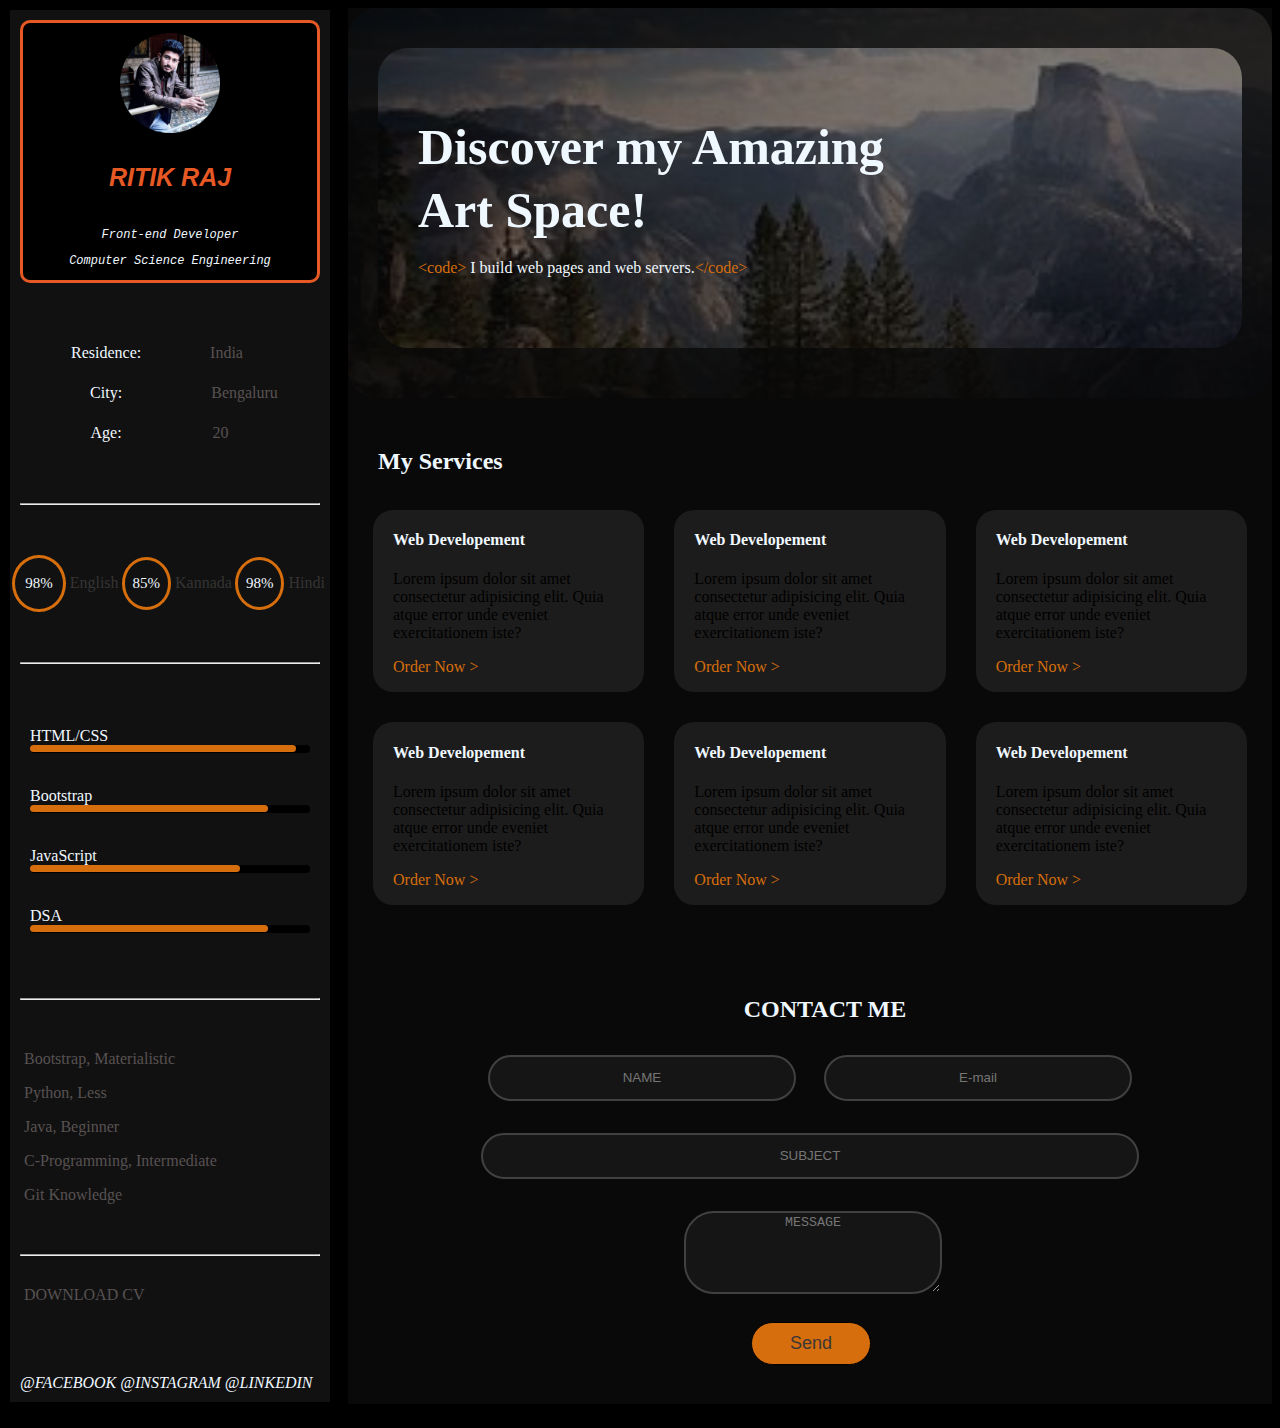
<file: ResumeWeb.github.io-main/ResumeWeb.github.io-main/index.html>
<!DOCTYPE html>
<html lang="en">
<head>
    <meta charset="UTF-8">
    <meta name="viewport" content="width=device-width, initial-scale=1.0">
    <title>Resume(rira)</title>
    <link rel="stylesheet" href="style.css">
</head>
<body>
    <div class="container">
        <div class="aside">
            <div class="head">
                <img class="proimg" src="resimg3.png" alt="myimg">
                <h2>RITIK RAJ</h2>
                <p>Front-end Developer</p>
                <p>Computer Science Engineering</p>
            </div>
            <!-- ====== Content Start ====== -->
            <div class="content">
                <table cellspacing="20px" >
                    <tr>
                        <td>Residence:</td>
                        <td class="textcolor">&nbsp;&nbsp;&nbsp;India</td>
                    </tr>
                    <tr>
                        <td>City:</td>
                        <td class="textcolor">&nbsp;&nbsp;&nbsp;&nbsp;&nbsp;&nbsp;&nbsp;&nbsp;&nbsp;&nbsp;&nbsp;&nbsp;Bengaluru</td>
                    </tr>
                    <tr>
                        <td>Age:</td>
                        <td class="textcolor">20</td>
                    </tr>
                </table>
            </div>
            <hr>
            <div class="c2">
                <div  id="c21">
                    <p>98%</p>
                </div>
                <p class="cp">&nbsp;English</p>
                <div  id="c22">
                    <p>85%</p>
                </div>
                <p class="cp">&nbsp;Kannada</p>
                <div  id="c23">
                    <p>98%</p>
                </div>
                <p class="cp">&nbsp;Hindi</p>
            </div>
            <hr>
            <div class="c3">
                <div class="bars">
                    <div class="bar">
                        <p class="p1">HTML/CSS</p>
                        <span></span>
                    </div>
                    <br><br>
                    <div class="bar">
                        <p class="p1">Bootstrap</p>
                        <div class="span1"></div>
                    </div>
                    <br><br>
                    <div class="bar">
                        <p class="p1">JavaScript</p>
                        <div class="span2"></div>
                    </div>
                    <br><br>
                    <div class="bar">
                        <p class="p1">DSA</p>
                        <div class="span3"></div>
                    </div>
                </div>
            </div>
            <hr>
            <div class="c4">
                <p class="textcolor">&nbsp;Bootstrap, Materialistic</p>
                <p class="textcolor">&nbsp;Python, Less</p> 
                <p class="textcolor">&nbsp;Java, Beginner</p>
                <p class="textcolor">&nbsp;C-Programming, Intermediate</p> 
                <p class="textcolor">&nbsp;Git Knowledge</p>
            </div>
            <hr>
            <p class="download">&nbsp;DOWNLOAD CV</p>
            <div class="social">
            <a class="link1" href="https://www.facebook.com/profile.php?id=100014602060673&mibextid=ZbWKwL">@FACEBOOK</a>&nbsp;<a class="link1" href=" https://instagram.com/rira_insta?igshid=MzNlNGNkZWQ4Mg==">@INSTAGRAM</a>&nbsp;<a class="link1" href="www.linkedin.com/in/ritik-raj-41b5a5234">@LINKEDIN</a>
            </div>
        </div>
        <!---- ==== Content End ==== ---->
        <!---- ==== Main Start ==== ---->
        <div class="main">
            <div class="first">
                <div class="first1">
                   
                </div>
                <div class="first2">

                </div>
                <div class="first3">
                    <h1>Discover my Amazing</h1>
                    <h1>Art Space!</h1>
                    <p><span class="span">&lt;code&gt;</span> I build web pages and web servers.<span class="span">&lt;/code&gt;</span></p>
                </div>
            </div>
                             <!-- ==== Services Start ==== -->
            <div class="second">
                <h2>My Services</h2>
                <div class="service">
                    <div class="s1">
                        <h4>Web Developement</h4>
                        <p>Lorem ipsum dolor sit amet consectetur adipisicing elit. Quia atque error unde eveniet exercitationem iste?</p>
                        <p class="order">Order Now ></p>
                    </div>
                    <div class="s2">
                        <h4>Web Developement</h4>
                        <p>Lorem ipsum dolor sit amet consectetur adipisicing elit. Quia atque error unde eveniet exercitationem iste?</p>
                        <p class="order">Order Now ></p>
                    </div>
                    <div class="s3">
                        <h4>Web Developement</h4>
                        <p>Lorem ipsum dolor sit amet consectetur adipisicing elit. Quia atque error unde eveniet exercitationem iste?</p>
                        <p class="order">Order Now ></p>
                    </div>
                    <div class="s4">
                        <h4>Web Developement</h4>
                        <p>Lorem ipsum dolor sit amet consectetur adipisicing elit. Quia atque error unde eveniet exercitationem iste?</p>
                        <p class="order">Order Now ></p>
                    </div>
                    <div class="s5">
                        <h4>Web Developement</h4>
                        <p>Lorem ipsum dolor sit amet consectetur adipisicing elit. Quia atque error unde eveniet exercitationem iste?</p>
                        <p class="order">Order Now ></p>
                    </div>
                    <div class="s6">
                        <h4>Web Developement</h4>
                        <p>Lorem ipsum dolor sit amet consectetur adipisicing elit. Quia atque error unde eveniet exercitationem iste?</p>
                        <p class="order">Order Now ></p>  
                    </div>
                </div>
            </div>
              <!-- ==== Services End ==== -->
              <br><br>
                <!-- ==== Footer Start ==== -->
                <div class="foot">
                    <h2>CONTACT ME</h2>
                    <form action="mailto:rajritik1403@gmail.com">
                        <input class="form" type="text" placeholder="NAME" required>
                        <input class="form" type="email" placeholder="E-mail" required>
                        <br>
                        <input class="form" id="subject" type="text" placeholder="SUBJECT">
                        <br>
                        <textarea class="mess" cols="21" rows="5" placeholder="MESSAGE" required></textarea>
                        <button class="btn" type="submit">Send</button>
                        <br><br>
                    </form>
              </div>
              <!-- ==== Footer End ==== -->
        </div>
              <!-- ==== Main End ==== -->
</body>
</html>
</file>
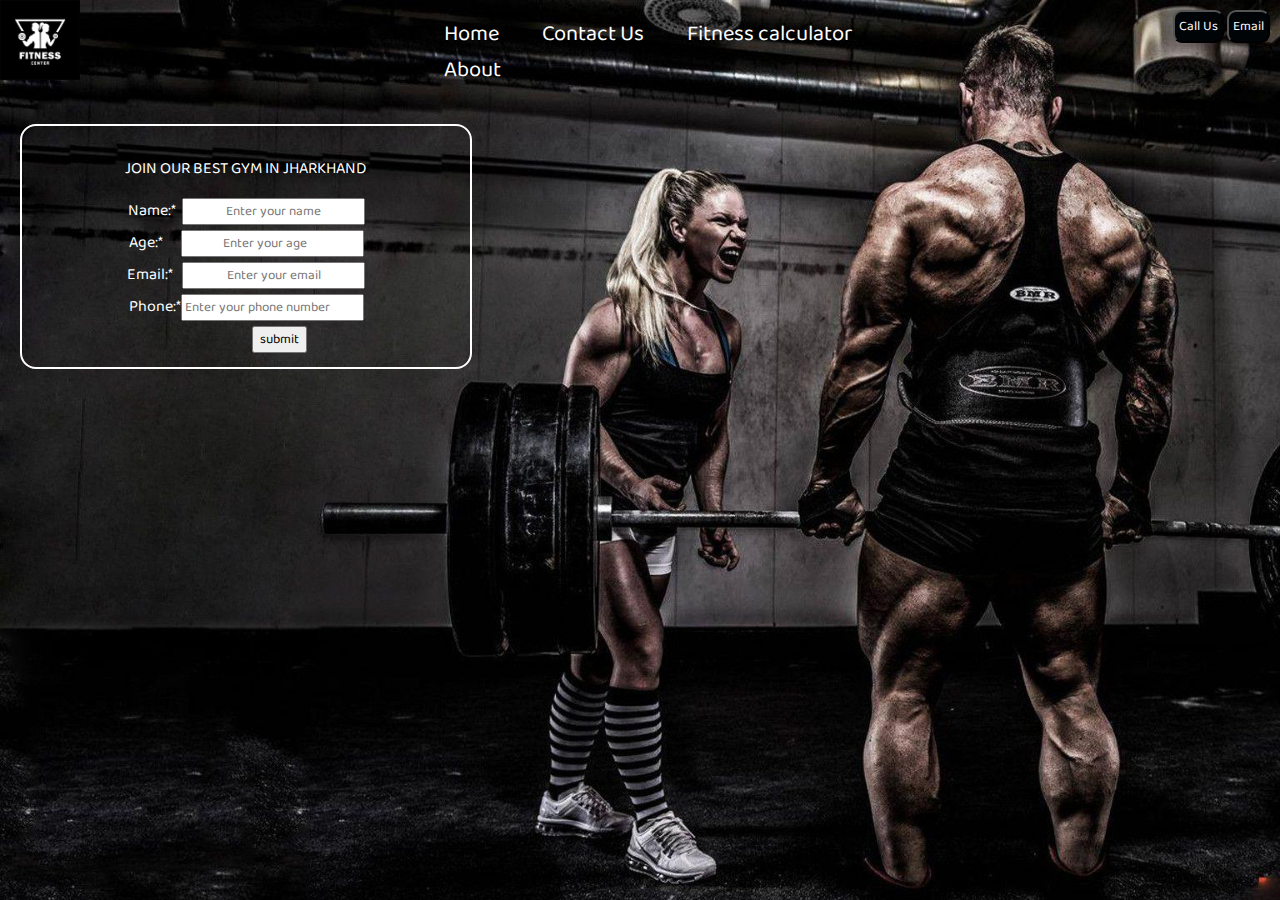
<file: Creating a gym website using html,css/project_one.html>
<!DOCTYPE html>
<html lang="en">
<head>
    <meta charset="UTF-8">
    <meta http-equiv="X-UA-Compatible" content="IE=edge">
    <meta name="viewport" content="width=device-width, initial-scale=1.0">
    <title>Pratyush Fitness Club</title>
    <link href="https://fonts.googleapis.com/css2?family=Baloo+Bhai+2:wght@600&family=Signika+Negative&display=swap" rel="stylesheet">
</head>
<style>
    *{
        font-family:'Baloo Bhai 2', cursive;
    }
    body
    {
        margin:0px;
        padding:0px;
        background: url('images/wp4299998-training-wallpapers.jpg');
        background-repeat:none;
        background-size: 1600px;
    }
    .left img
    {
        width:80px;
        margin:0px;
        filter:invert(100%);
        
    }
    .left
    {
        background-color: black;
        line-height: 0px;
        display:inline-block;
        position: absolute;
        top:0px;

    }
    .right
    {
        /*Here we used position absolute because we want border across the written word only and we have to move it to right*/
        position: absolute;
        right:10px;
        top:10px;
        display:inline-block;

    }
    .mid
    {
        display:block;
        width: 40%;
        margin: 15px auto ;
    }
    .navbar li
    {
        display: inline-block;
    }
    .navbar li a
    {
        color:white;
        text-decoration: none;
        padding:20px;
        font-size: 22px;
        cursor: pointer;
    }
    .navbar li a:hover,.navbar ul a:active
    {
        color:rgb(102, 99, 105);
    }
    .btn
    {

        color:white;
        margin-top:0px;
        background-color: rgb(1, 4, 7);
        padding: 4px;
        border-radius: 9px;
    }
    .btn:hover
    {
        color: rgb(126, 138, 142);
        cursor: pointer;
    }
    .container{
        display: inline-block;
        color: white;
        border:2px solid white;
        margin: 20px 20px;
        padding: 14px 100px;
        border-radius: 16px;
    }
    .form-group
    {
        margin: 5px;
        text-align: center;
    }
    .third,.second,.first
    {
        text-align: center;
    }
    .fifth
    {
        margin-left:130px;
    }

</style>
<body>
    <header class="header">
        <!-- right box for buttons -->
        <div class="right">
            <button class="btn">Call Us</button>
            <button class="btn">Email</button>
            
        </div>
        <!-- mid box for navigation bar -->
        <div class="mid">
            <ul class="navbar">
                <li><a href="" target="_blank">Home</a></li>
                <li><a href="" target="_blank">Contact Us</a></li>
                <li><a href="" target="_blank">Fitness calculator</a></li>
                <li><a href="" target="_blank">About</a></li>
            </ul>


        </div>
        <!-- left box for logo -->
        <div class="left">
            <img src="images/latest logo.jpg" alt="This is an image">

        </div>
        <div class="container">
            <p class="para">&nbsp;JOIN OUR BEST GYM IN JHARKHAND</p>
                <form action="noaction.php">
                    <div class="form-group">
                        Name:* &nbsp;<input type="text" name="enter your name"
                        class="first" placeholder="Enter your name" required>
                    </div>
                    <div class="form-group">
                        Age:*&nbsp;&nbsp;&nbsp;&nbsp;&nbsp;&nbsp;<input type="number" name="enter your name"
                        class="second" placeholder="Enter your age" required>
                    </div>
                    <div class="form-group">
                        Email:*&nbsp;&nbsp;&nbsp;<input type="email" name="enter your name" class="third"placeholder="Enter your email" required>
                    </div>
                    <div class="form-group"class="hey">
                        Phone:*<input type="text" name="phone no" placeholder="Enter your phone number" required>
                    </div>
                    <input type="submit" value="submit" class="fifth">
                </form>
            </div>
        </div>
    </header>
  </body>
</html>
</file>
<file: ResumeWeb.github.io-main/ResumeWeb.github.io-main/style.css>
hr
{
    color: aliceblue;
}
body
{
    background-color: black;
}
.container
{
    margin: 0%;
    display: grid;
    grid-gap: 1rem;
    grid-template-areas: 
    'aside main main main main'
    'footer footer footer footer footer';
}
.aside
{
    margin: 2px;
    grid-area: aside;
    background-color: #111111;
    width: 300px;
    padding: 10px;
    height: auto;
}
.proimg
{
    width: 100px;
    margin-top: 10px;
}
.head
{
    color: aliceblue;
    background-color: rgb(0, 0, 0);
    text-align: center;
    align-items: center;
    font-size: 12px;
    font-style: italic;
    font-family: 'Courier New', Courier, monospace;
    border: solid 3px rgb(230, 89, 37);
    border-radius: 10px;
}
.container .aside .head h2
{
    color: rgb(230, 89, 37);
    font-family: Verdana, Geneva, Tahoma, sans-serif;
    font-size: 25px;
    position: relative;
    right: 15px;
    bottom: 15px;
    font-style: italic;
}
.content
{
    color: aliceblue;
    text-align: center;
    align-items: center;
    padding-top: 10px;
    padding-bottom: 10px;
    margin: 30px;
}
.main
{
    grid-area: main;
    background-color:  rgb(10, 9, 9);
    margin: 0%;
    padding-bottom: 30px;
    height: auto;
}
.c2
{
    display: flex;
    align-items: center;
    justify-content: center;
    padding: auto;
    margin-top: 30px;
    margin: 50px 0;
}
#c21 
{
    border: 3px solid rgb(214, 110, 13);
    border-radius: 50%;
    padding: 2px 10px;
    margin: auto;
    color: aliceblue;
    font-size: 15px;
    font-weight: 400;
}
#c22 
{
    border: 3px solid rgb(214, 110, 13);
    border-radius: 50%;
    margin: auto;
    padding: 0px 8px;
    color: aliceblue;
    font-size: 15px;
    font-weight: 400;
}
#c23 
{
    border: 3px solid rgb(214, 110, 13);
    border-radius: 50%;
    margin: auto;
    padding: 0px 8px;
    color: aliceblue;
    font-size: 15px;
    font-weight: 400;
}
.c3
{
    padding: 10px;
    color: aliceblue;
    margin: 55px 0;
}
.c3 .bars .bar  
{
    display: block;
    width: 100%;
    height: 8px;
    background-color: black;
    border-radius: 30px;
    position: relative;
}
.c3 span
{
    position: absolute;
    content: " ";
    width: 95%;
    height: 7px;
    top: 0;
    background-color:  rgb(214, 110, 13);
    border-radius: 40px;
}
.c3 .span1
{
    position: absolute;
    content: " ";
    width: 85%;
    height: 7px;
    top: 0;
    background-color:  rgb(214, 110, 13);
    border-radius: 40px; 
}
.c3 .span2
{
    position: absolute;
    content: " ";
    width: 75%;
    height: 7px;
    top: 0;
    background-color:  rgb(214, 110, 13);
    border-radius: 40px; 
}
.c3 .span3
{
    position: absolute;
    content: " ";
    width: 85%;
    height: 7px;
    top: 0;
    background-color:  rgb(214, 110, 13);
    border-radius: 40px; 
}
.p1
{
    position: relative;
    bottom: 18px;
}
.c4
{
    margin: 50px 0;
}
.textcolor
{
    color: rgb(88, 82, 82);
}
.download
{
    color: rgb(88, 82, 82);
    margin-top: 30px;
}
/* ---- ====== Head start ===== ----*/
.first
{
    width: auto;
    height: 400px;
}
.first1
{
    background-image: url('resimg1.jpg');
    background-repeat: no-repeat;
    background-position: center;
    background-size:cover;
    border-radius: 30px;    
    height: 390px;
    width: auto;
    opacity: 0.1;
    position: relative;
}
.first2
{
    background-image: url('resimg2.jpg');
    background-repeat: no-repeat;
    background-position: center;
    background-size:cover;
    border-radius: 30px;
    width: auto;
    height: 300px;
    position: relative;
    bottom: 350px;
    opacity: 0.4;
    margin: 0 30px 0 30px;
}
.first3
{
    position: relative;
    bottom: 600px;
    left: 70px;
    color: aliceblue;

}
.container .main .first .first3 h1
{
    font-size: 50px;
    line-height: 30px;
}
.span
{
    color:  rgb(214, 110, 13);
}
/* ----Head end----*/
/*   ==== services ====    */
.order
{
    color: rgb(214, 110, 13);
}
h2
{
    color: aliceblue;
    padding-left: 30px;
    padding-top: 20px;
}
h4
{
    color: aliceblue;
}
.service
{
    display: grid;
    grid-template-areas: 
    's1 s2 s3'
    's4 s5 s6';
    background-color: rgb(10, 9, 9);
    padding: 0 10px;
}
.s1 ,.s2,.s3,.s4,.s5,.s6
{
    background-color: rgb(29, 28, 28);
    margin: 15px;
    border-radius: 20px;
    padding: 0 20px;
}
/* footer start */
.foot
{
    width: auto;
    height: auto;
    position: relative;
    align-items: center;
    text-align: center;
}
.form
{
    border-radius: 30px;
    height: 40px;
    width: 300px;
    margin: 12px;
    background-color:rgb(22, 21, 21);
    text-align: center;
    font-weight: 500;
    border: 2px solid rgb(66, 65, 65);
}
#subject
{
    width: 650px;
    margin: 20px 0;
}
.mess
{
    border-radius: 30px;
    margin: 12px 0 50px;
    width: 250px;
    background-color:rgb(22, 21, 21);
    text-align: center;
    font-weight: 500;    
    border: 2px solid rgb(66, 65, 65);
    margin-bottom: 30px;
    position: relative;
    left: 65px;
}
.btn
{
    border: 1px solid black;
    border-radius: 35px;
    background-color:  rgb(214, 110, 13);
    padding: 10px;
    width: 120px;
    font-weight: 510;
    position: relative;
    right: 130px;
    top: 25px;
    overflow: hidden;
    white-space: nowrap;
    display: inline-block;
    transition: all 0.8s ease-in-out;
    color: rgb(58, 55, 55);
    font-size: 18px;
    cursor: pointer;
}
.btn:hover
{
    font-weight: 600;
    background-color: aliceblue;
    color: black;
}
a:link
{
    text-decoration: dotted;
    font-style: italic;
    color: aliceblue;
}
.social
{
    color: aliceblue;
    margin-top: 70px;
}
.link1
{
    color: aliceblue;
    transition: all 0.5s ease-in-out;
}
.link1:hover
{
    color: rgb(51, 49, 49);
    font-weight: 800;
}
.cp
{
    margin-right: 3px;
    color: rgb(54, 52, 52);
}
</file>
